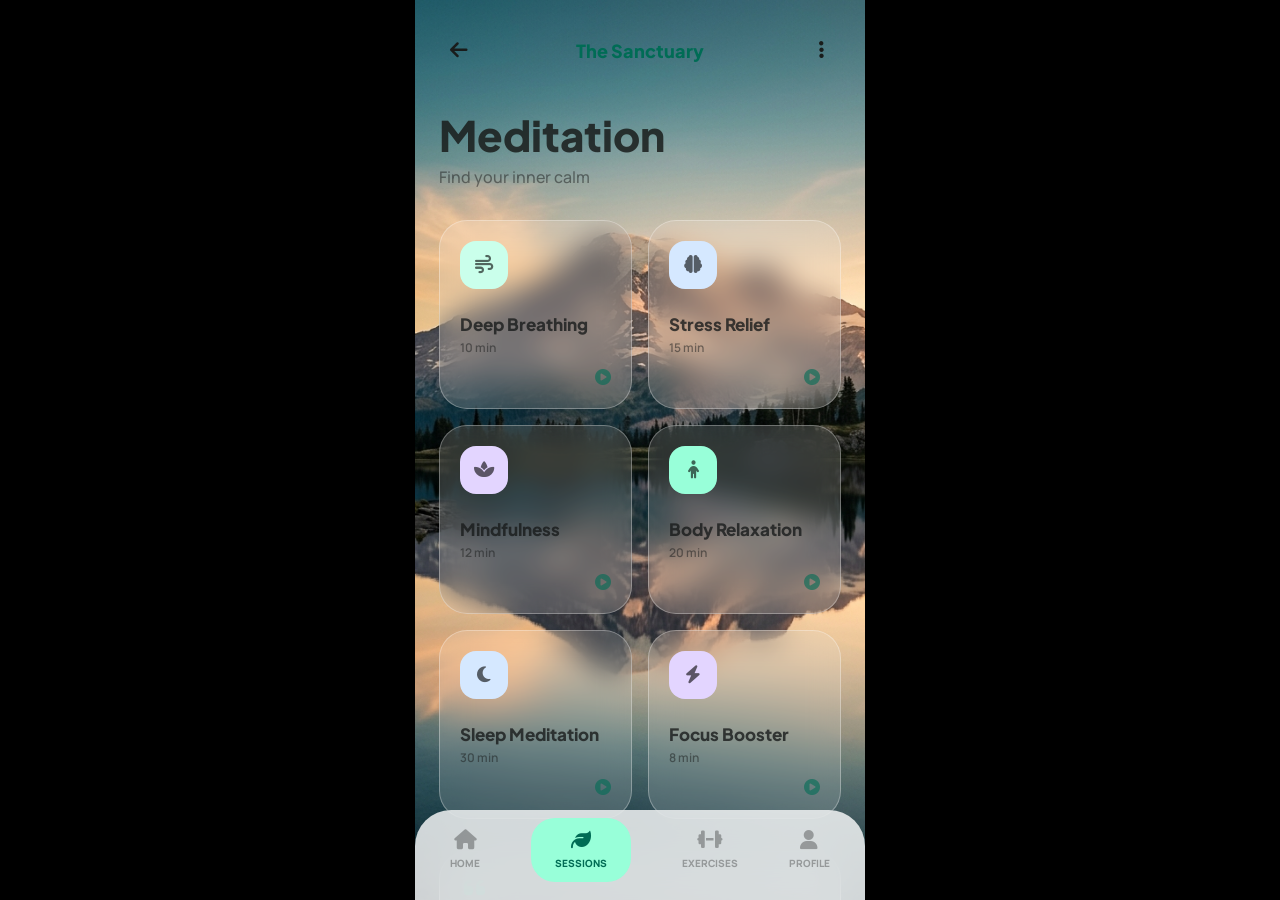
<file: the_sanctuary/index.html>
<!DOCTYPE html>
<html lang="en">
<head>
    <meta charset="UTF-8">
    <meta name="viewport" content="width=device-width, initial-scale=1.0">
    <title>The Sanctuary | Meditation & Wellness</title>
    <link rel="stylesheet" href="style.css">
    <link href="https://fonts.googleapis.com/css2?family=Plus+Jakarta+Sans:wght@400;600;800&family=Manrope:wght@400;500;700&display=swap" rel="stylesheet">
    <link rel="stylesheet" href="https://cdnjs.cloudflare.com/ajax/libs/font-awesome/6.4.0/css/all.min.css">
</head>
<body>
    <div class="app-container">
        <!-- HOME SCREEN -->
        <div id="home-screen" class="screen active">
            <header class="app-header">
                <button class="icon-btn"><i class="fa-solid fa-arrow-left"></i></button>
                <h1 class="brand-title">The Sanctuary</h1>
                <button class="icon-btn"><i class="fa-solid fa-ellipsis-vertical"></i></button>
            </header>

            <main class="home-main">
                <section class="welcome-section">
                    <h2 class="main-title">Meditation</h2>
                    <p class="subtitle">Find your inner calm</p>
                </section>

                <div class="meditation-grid">
                    <!-- Cards will be populated here -->
                </div>

                <div class="quote-card">
                    <i class="fa-solid fa-quote-left"></i>
                    <p class="quote-text">"Quiet the mind, and the soul will speak."</p>
                    <span class="quote-author">MA JAYA SATI BHAGAVATI</span>
                </div>
            </main>
        </div>

        <!-- SESSION SCREEN -->
        <div id="session-screen" class="screen">
            <header class="session-header">
                <button class="icon-btn back-to-home"><i class="fa-solid fa-arrow-left"></i></button>
                <h1 class="brand-title">The Sanctuary</h1>
                <button class="icon-btn"><i class="fa-solid fa-microphone"></i></button>
            </header>

            <main class="session-main">
                <div class="phase-info">
                    <span class="phase-tag">PHASE <span id="current-phase">01</span></span>
                    <h2 id="session-status" class="session-title">Breathe In...</h2>
                    <p id="instruction-text" class="session-sub">Let the air fill your chest. Focus on the gentle expansion of the circle.</p>
                </div>

                <div class="breathing-container">
                    <div class="pulse-outer"></div>
                    <div class="pulse-inner"></div>
                    <div id="breathing-circle" class="breathing-circle">
                        <div class="timer-display">
                            <span id="seconds-count">04</span>
                            <small>SECONDS</small>
                        </div>
                    </div>

                    <div class="heart-rate-card">
                        <div class="hr-icon">
                            <i class="fa-solid fa-heart"></i>
                        </div>
                        <div class="hr-data">
                            <span class="hr-label">HEART RATE</span>
                            <span class="hr-value">68 BPM</span>
                        </div>
                    </div>
                </div>

                <div class="session-progress">
                    <div class="progress-labels">
                        <span>Progress</span>
                        <span>8 of 15 min</span>
                    </div>
                    <div class="progress-bar-bg">
                        <div class="progress-fill" style="width: 53.3%;"></div>
                    </div>
                </div>

                <div class="session-controls">
                    <button class="control-btn small-btn reset-btn"><i class="fa-solid fa-rotate-right"></i></button>
                    <button class="control-btn primary-btn play-pause-btn"><i class="fa-solid fa-pause"></i></button>
                    <button class="control-btn small-btn next-btn"><i class="fa-solid fa-forward-step"></i></button>
                </div>
            </main>
        </div>

        <!-- BOTTOM NAV -->
        <nav class="bottom-nav">
            <a href="#" class="nav-item">
                <i class="fa-solid fa-house"></i>
                <span>HOME</span>
            </a>
            <a href="#" class="nav-item active">
                <i class="fa-solid fa-leaf"></i>
                <span>SESSIONS</span>
            </a>
            <a href="#" class="nav-item">
                <i class="fa-solid fa-dumbbell"></i>
                <span>EXERCISES</span>
            </a>
            <a href="#" class="nav-item">
                <i class="fa-solid fa-user"></i>
                <span>PROFILE</span>
            </a>
        </nav>
    </div>

    <!-- AUDIO ELEMENTS -->
    <!-- Placeholder Audio URLs -->
    <audio id="bg-audio" loop>
        <source src="https://www.soundhelix.com/examples/mp3/SoundHelix-Song-1.mp3" type="audio/mpeg">
    </audio>

    <script src="script.js"></script>
</body>
</html>
</file>
<file: the_sanctuary/style.css>
:root {
    --primary: #006C55;
    --primary-light: #98FFD9;
    --accent: #6750A4;
    --lavender: #E3D5FF;
    --sky: #D5E8FF;
    --mint: #CAFFEB;
    --glass: rgba(255, 255, 255, 0.15);
    --glass-heavy: rgba(255, 255, 255, 0.25);
    --white: #FDFBFF;
    --text-main: #191C1B;
    --transition: all 0.3s ease;
}

* {
    margin: 0;
    padding: 0;
    box-sizing: border-box;
    -webkit-tap-highlight-color: transparent;
}

body {
    font-family: 'Manrope', sans-serif;
    color: var(--text-main);
    background-color: #000;
    height: 100vh;
    overflow: hidden;
}

.app-container {
    max-width: 450px;
    height: 100vh;
    margin: 0 auto;
    position: relative;
    box-shadow: 0 0 100px rgba(0,0,0,0.5);
    overflow: hidden;
    background-color: #f0f0f0;
}

/* Base Screen Style */
.screen {
    position: absolute;
    top: 0;
    left: 0;
    width: 100%;
    height: 100%;
    display: none;
    flex-direction: column;
    padding: 20px 24px 100px 24px;
    background-size: cover;
    background-position: center;
    transition: opacity 0.5s ease, transform 0.5s ease;
}

.screen.active {
    display: flex;
    z-index: 10;
}

#home-screen {
    background-image: url('assets/home_bg.png');
}

#session-screen {
    background-image: url('assets/session_bg.png');
    color: white;
}

/* Header */
header {
    display: flex;
    justify-content: space-between;
    align-items: center;
    padding: 10px 0;
}

.brand-title {
    font-family: 'Plus Jakarta Sans', sans-serif;
    font-size: 18px;
    font-weight: 800;
    color: var(--primary);
}

#session-screen .brand-title {
    color: white;
}

.icon-btn {
    background: transparent;
    border: none;
    color: inherit;
    font-size: 20px;
    cursor: pointer;
    width: 40px;
    height: 40px;
    display: flex;
    align-items: center;
    justify-content: center;
    border-radius: 50%;
    transition: var(--transition);
}

.icon-btn:hover {
    background: rgba(255, 255, 255, 0.1);
}

/* Home Welcome */
.welcome-section {
    margin: 32px 0;
}

.main-title {
    font-family: 'Plus Jakarta Sans', sans-serif;
    font-size: 42px;
    font-weight: 800;
    line-height: 1.1;
    color: rgba(25, 28, 27, 0.85);
}

.subtitle {
    font-size: 16px;
    color: rgba(25, 28, 27, 0.5);
    margin-top: 8px;
    font-weight: 500;
}

/* Meditation Grid */
.meditation-grid {
    display: grid;
    grid-template-columns: repeat(2, 1fr);
    gap: 16px;
    margin-bottom: 32px;
}

.meditation-card {
    background: var(--glass);
    backdrop-filter: blur(15px);
    -webkit-backdrop-filter: blur(15px);
    border: 1px solid rgba(255, 255, 255, 0.3);
    border-radius: 28px;
    padding: 20px;
    display: flex;
    flex-direction: column;
    align-items: flex-start;
    cursor: pointer;
    transition: var(--transition);
}

.meditation-card:hover {
    background: var(--glass-heavy);
    transform: translateY(-5px);
}

.card-icon-wrap {
    width: 48px;
    height: 48px;
    border-radius: 16px;
    display: flex;
    align-items: center;
    justify-content: center;
    font-size: 18px;
    margin-bottom: 24px;
    color: rgba(0,0,0,0.6);
}

.meditation-card h3 {
    font-family: 'Plus Jakarta Sans', sans-serif;
    font-size: 17px;
    font-weight: 800;
    margin-bottom: 4px;
    color: rgba(25, 28, 27, 0.8);
}

.meditation-card p {
    font-size: 12px;
    color: rgba(25, 28, 27, 0.5);
    font-weight: 600;
}

.card-play {
    align-self: flex-end;
    margin-top: 10px;
    color: var(--primary);
    opacity: 0.6;
}

/* Quote Card */
.quote-card {
    background: var(--glass);
    backdrop-filter: blur(15px);
    -webkit-backdrop-filter: blur(15px);
    border: 1px solid rgba(255, 255, 255, 0.3);
    border-radius: 28px;
    padding: 24px;
    margin-top: auto;
}

.quote-card i {
    color: var(--primary);
    font-size: 24px;
    margin-bottom: 12px;
}

.quote-text {
    font-style: italic;
    font-size: 20px;
    font-weight: 700;
    color: var(--primary);
    margin-bottom: 12px;
    line-height: 1.4;
}

.quote-author {
    font-size: 10px;
    font-weight: 800;
    letter-spacing: 1px;
    color: rgba(0, 108, 85, 0.5);
}

/* Session Header/Phase */
.phase-info {
    text-align: center;
    margin: 40px 0;
}

.phase-tag {
    font-weight: 800;
    font-size: 12px;
    letter-spacing: 2px;
    color: var(--primary-light);
    opacity: 0.8;
}

.session-title {
    font-family: 'Plus Jakarta Sans', sans-serif;
    font-size: 42px;
    font-weight: 800;
    margin: 12px 0;
}

.session-sub {
    font-size: 14px;
    opacity: 0.6;
    max-width: 250px;
    margin: 0 auto;
    line-height: 1.6;
}

/* Breathing Container */
.breathing-container {
    flex: 1;
    display: flex;
    align-items: center;
    justify-content: center;
    position: relative;
    margin: 40px 0;
}

.breathing-circle {
    width: 240px;
    height: 240px;
    background: radial-gradient(circle at 30% 30%, var(--primary-light), var(--primary));
    border-radius: 50%;
    display: flex;
    flex-direction: column;
    align-items: center;
    justify-content: center;
    z-index: 5;
    transition: transform 4s linear;
    box-shadow: 0 0 50px rgba(0, 108, 85, 0.4);
}

.breathing-circle.inhale {
    transform: scale(1.4);
}

.breathing-circle.exhale {
    transform: scale(1.0);
}

.timer-display {
    text-align: center;
}

#seconds-count {
    display: block;
    font-size: 64px;
    font-weight: 800;
    font-family: 'Plus Jakarta Sans', sans-serif;
}

.timer-display small {
    display: block;
    font-size: 10px;
    font-weight: 900;
    letter-spacing: 2px;
    opacity: 0.7;
}

.pulse-outer, .pulse-inner {
    position: absolute;
    border-radius: 50%;
    border: 1px solid rgba(152, 255, 217, 0.2);
    z-index: 1;
}

.pulse-outer {
    width: 320px;
    height: 320px;
    animation: pulse 8s infinite ease-in-out;
}

.pulse-inner {
    width: 280px;
    height: 280px;
    animation: pulse 8s infinite ease-in-out reverse;
}

@keyframes pulse {
    0% { transform: scale(0.9); opacity: 0.3; }
    50% { transform: scale(1.1); opacity: 0.6; }
    100% { transform: scale(0.9); opacity: 0.3; }
}

/* Heart Rate Card */
.heart-rate-card {
    position: absolute;
    bottom: 20px;
    right: -10px;
    background: white;
    padding: 12px 20px;
    border-radius: 28px;
    display: flex;
    align-items: center;
    gap: 12px;
    box-shadow: 0 10px 30px rgba(0,0,0,0.2);
    color: #191C1B;
    z-index: 10;
}

.hr-icon {
    width: 40px;
    height: 40px;
    background: var(--lavender);
    border-radius: 50%;
    display: flex;
    align-items: center;
    justify-content: center;
    color: #6750A4;
    animation: heartBeat 1.2s infinite;
}

@keyframes heartBeat {
    0% { transform: scale(1); }
    15% { transform: scale(1.15); }
    30% { transform: scale(1); }
    45% { transform: scale(1.15); }
    60% { transform: scale(1); }
}

.hr-label {
    display: block;
    font-size: 9px;
    font-weight: 900;
    color: #666;
    letter-spacing: 1px;
}

.hr-value {
    font-size: 18px;
    font-weight: 800;
}

/* Progress */
.session-progress {
    margin: 20px 0 40px 0;
}

.progress-labels {
    display: flex;
    justify-content: space-between;
    font-size: 12px;
    font-weight: 800;
    margin-bottom: 12px;
}

.progress-bar-bg {
    height: 8px;
    background: rgba(255, 255, 255, 0.2);
    border-radius: 4px;
    overflow: hidden;
}

.progress-fill {
    height: 100%;
    background: var(--primary-light);
    border-radius: 4px;
    transition: width 1s linear;
}

/* Controls */
.session-controls {
    display: flex;
    align-items: center;
    justify-content: center;
    gap: 32px;
}

.control-btn {
    border: none;
    cursor: pointer;
    transition: var(--transition);
    display: flex;
    align-items: center;
    justify-content: center;
}

.primary-btn {
    width: 80px;
    height: 80px;
    background: var(--primary);
    color: white;
    border-radius: 50%;
    font-size: 28px;
}

.small-btn {
    width: 56px;
    height: 56px;
    background: rgba(255, 255, 255, 0.2);
    color: white;
    border-radius: 50%;
    font-size: 20px;
}

.control-btn:hover {
    transform: scale(1.05);
}

.control-btn:active {
    transform: scale(0.95);
}

/* Bottom Nav */
.bottom-nav {
    position: absolute;
    bottom: 0;
    left: 0;
    width: 100%;
    height: 90px;
    background: rgba(255, 255, 255, 0.8);
    backdrop-filter: blur(20px);
    -webkit-backdrop-filter: blur(20px);
    display: flex;
    justify-content: space-around;
    align-items: center;
    padding: 0 10px 10px 10px;
    z-index: 100;
    border-radius: 36px 36px 0 0;
}

.nav-item {
    display: flex;
    flex-direction: column;
    align-items: center;
    gap: 6px;
    text-decoration: none;
    color: rgba(0,0,0,0.3);
    transition: var(--transition);
}

.nav-item.active {
    color: var(--primary);
    background: var(--primary-light);
    padding: 12px 24px;
    border-radius: 24px;
}

.nav-item i {
    font-size: 20px;
}

.nav-item span {
    font-size: 10px;
    font-weight: 800;
}

.nav-item.active i {
    color: var(--primary);
}
</file>
